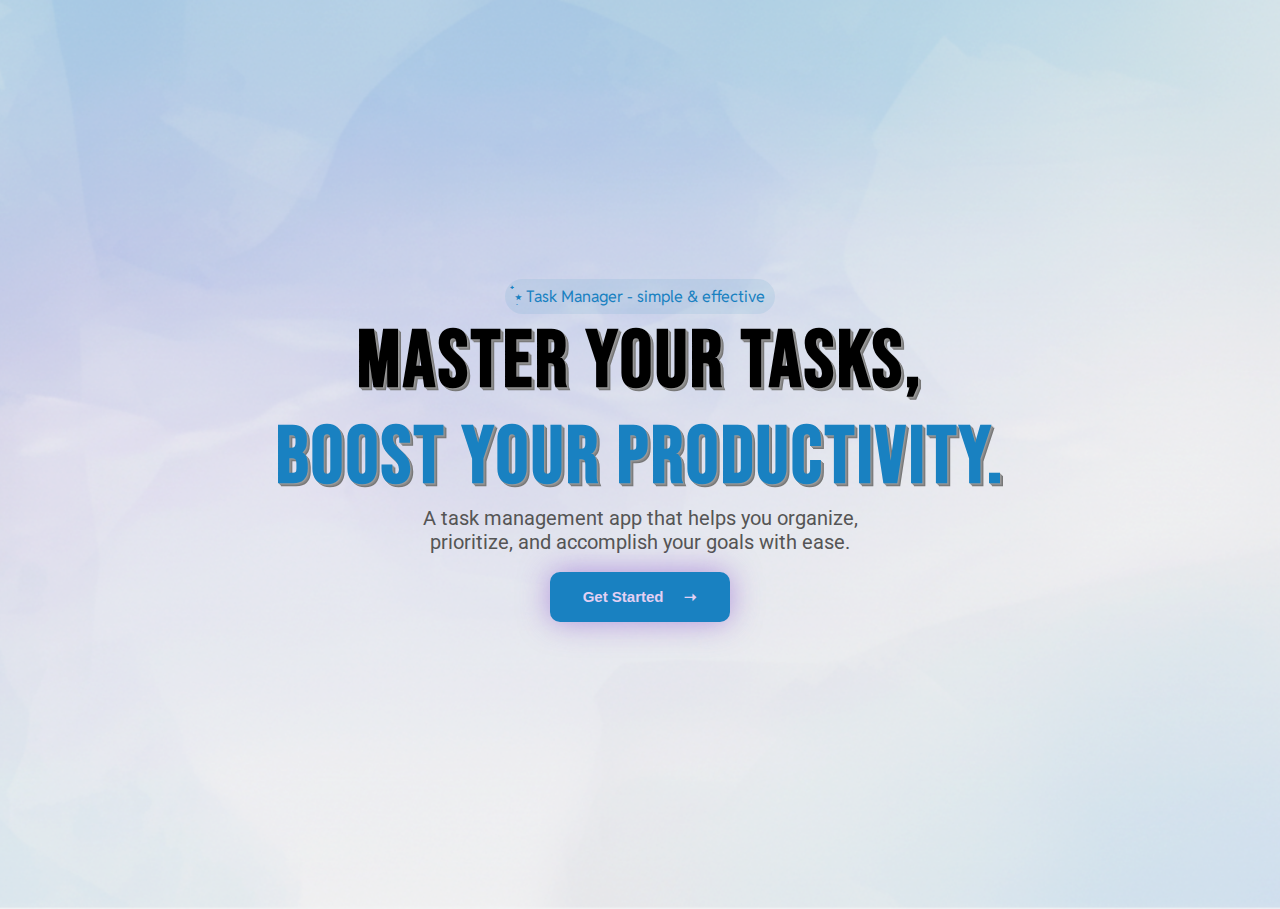
<file: index.html>
<!DOCTYPE html>
<html lang="en">

<head>
    <meta charset="UTF-8">
    <meta name="viewport" content="width=device-width, initial-scale=1.0">
    <title>Task Organizer</title>
    <link rel="preconnect" href="https://fonts.googleapis.com">
    <link rel="preconnect" href="https://fonts.gstatic.com" crossorigin>
    <link href="https://fonts.googleapis.com/css2?family=Bebas+Neue&family=Iceberg&family=Sekuya&family=Luckiest+Guy&family=Rammetto+One&family=Reddit+Sans:ital,wght@0,200..900;1,200..900&family=Roboto:ital,wght@0,100..900;1,100..900&display=swap" rel="stylesheet">

    <link rel="stylesheet" href="landing.css">
</head>

<body>
    <div class="cover appearCover"></div>
    <div class="content">
        <div class="title appearBar"> ๋࣭⭑ Task Manager - simple & effective </div>
        <h1 class="heading appear" id="head1">Master your tasks,</h1>
        <h1 class="heading appear" id="head2">Boost your productivity.</h1>

        <span class="subheading appear">
            A task management app that helps you organize,</span>
        <span class="subheading appear">prioritize, and accomplish your goals with ease. </span>
        <br>
        <button class="getStarted appear" onclick="location.href='dashboard.html'">Get Started &nbsp; &nbsp; ➝</button>
    </div>

    </div>




    <script>
        window.addEventListener("load", function () {
            this.document.querySelector(".cover").classList.add("show");
            document.querySelectorAll(".appear").forEach((el) => {
                el.classList.add("show");
            this.document.querySelector(".appearBar").classList.add("barShow")
            })
        })
    </script>
</body>

</html>
</file>
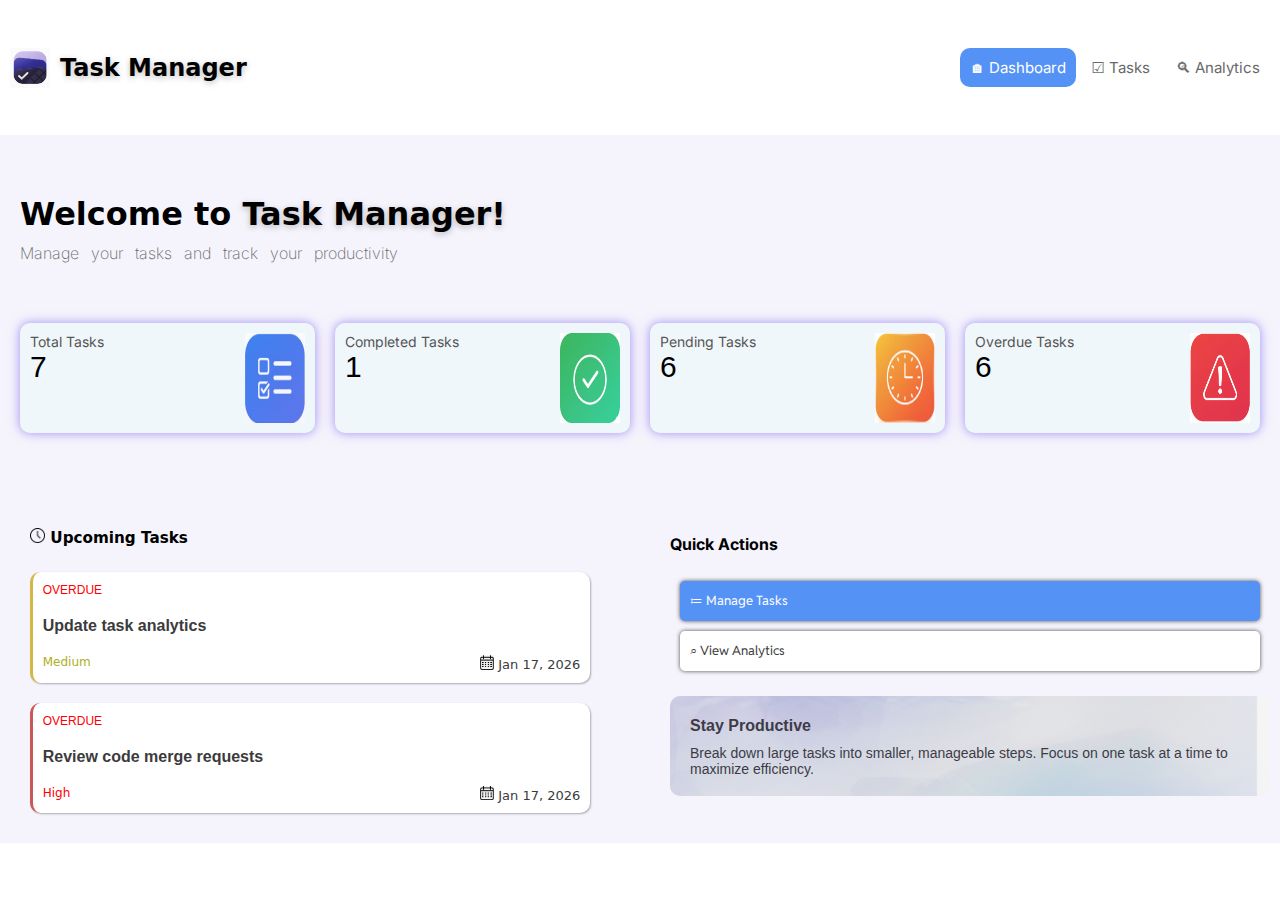
<file: dashboard.html>
<!DOCTYPE html>
<html lang="en">

<head>
    <meta charset="UTF-8">
    <meta name="viewport" content="width=device-width, initial-scale=1.0">
    <title>Dashboard</title>

    <link rel="preconnect" href="https://fonts.googleapis.com">
    <link rel="preconnect" href="https://fonts.gstatic.com" crossorigin>
    <link
        href="https://fonts.googleapis.com/css2?family=Cinzel:wght@400..900&family=Crimson+Text:ital,wght@0,400;0,600;0,700;1,400;1,600;1,700&family=Fira+Sans:ital,wght@0,100;0,200;0,300;0,400;0,500;0,600;0,700;0,800;0,900;1,100;1,200;1,300;1,400;1,500;1,600;1,700;1,800;1,900&family=Google+Sans:ital,opsz,wght@0,17..18,400..700;1,17..18,400..700&family=Josefin+Sans:ital,wght@0,100..700;1,100..700&family=Shadows+Into+Light&display=swap"
        rel="stylesheet">

    <link href="https://fonts.googleapis.com/css2?family=Inter:wght@400;500;600;700&display=swap" rel="stylesheet">
    <link href="https://fonts.googleapis.com/css2?family=Reddit+Sans:ital,wght@0,200..900;1,200..900&display=swap"
        rel="stylesheet">
    <link rel="stylesheet" href="app.css">
</head>

<body>
    <header>
        <nav class="navBar">
            <div class="logo">
                <img src="images/logo.png" width="40px">
                <h2><span class="task">Task</span><span class="manager"> Manager</span></h2>
            </div>

            <div class="btnsNavDiv">
                <button id="Dashboard" class="btnsNav Active">🏠︎ Dashboard</button>
                <button id="viewTasks" class="btnsNav">☑ Tasks</button>
                <button id="Analytics" class="btnsNav" onclick="location.href='analytics.html'">🔍︎ Analytics</button>

            </div>
        </nav>
    </header>
    <div class="cover2">
    <div class="headings appear">
        <h1> Welcome to <span class="manager">Task Manager!</span></h1>
        <h4>Manage your tasks and track your productivity</h4>
    </div>
    <div class="summary appear">
        <div class="card total">
            <div style="display: flex; flex-direction: column;">
                <div class="heading">Total Tasks</div>
                <span class="number" id="Total">0</span>
            </div>
            <img src="images/total.png" class="card-icon">
        </div>
        <div class="card completed">
            <div style="display: flex; flex-direction: column;">
                <div class="heading">Completed Tasks</div>
                <span class="number" id="Completed">0</span>

            </div>

            <img src="images/Complete.png" class="card-icon">
        </div>
        <div class="card pending">
            <div style="display: flex; flex-direction: column;">
                <div class="heading">Pending Tasks</div>
                <span class="number" id="Pending">0</span>
            </div>

            <img src="images/pending.png" class="card-icon">

        </div>
        <div class="card overdue">
            <div style="display: flex; flex-direction: column;">
                <div class="heading">Overdue Tasks</div>
                <div class="number" id="Overdue">0</div>
            </div>

            <img src="images/overdue.png" class="card-icon">
        </div>


        <div class="main">
            <div class="upcoming">
                <h3><img src="images/clock.png" width="15px"> Upcoming Tasks</h3>
                <div id="upcomingList" class="appear"></div>


            </div>
            <div class="other">
                <h4>Quick Actions</h4>
                <div class="action manage" onclick="location.href='Tasks.html'">≔ Manage Tasks</div>
                <div class="action" onclick="location.href='analytics.html'">⌕ View Analytics</div>
                <br>
                <div class="quote">
                    <h4>Stay Productive</h4>
                    <p>Break down large tasks into smaller, manageable steps. Focus on one task at a time to maximize
                        efficiency.</p>
                </div>
            </div>

        </div>
    </div>

</div>

    <script src="script.js"></script>
</body>

</html>
</file>
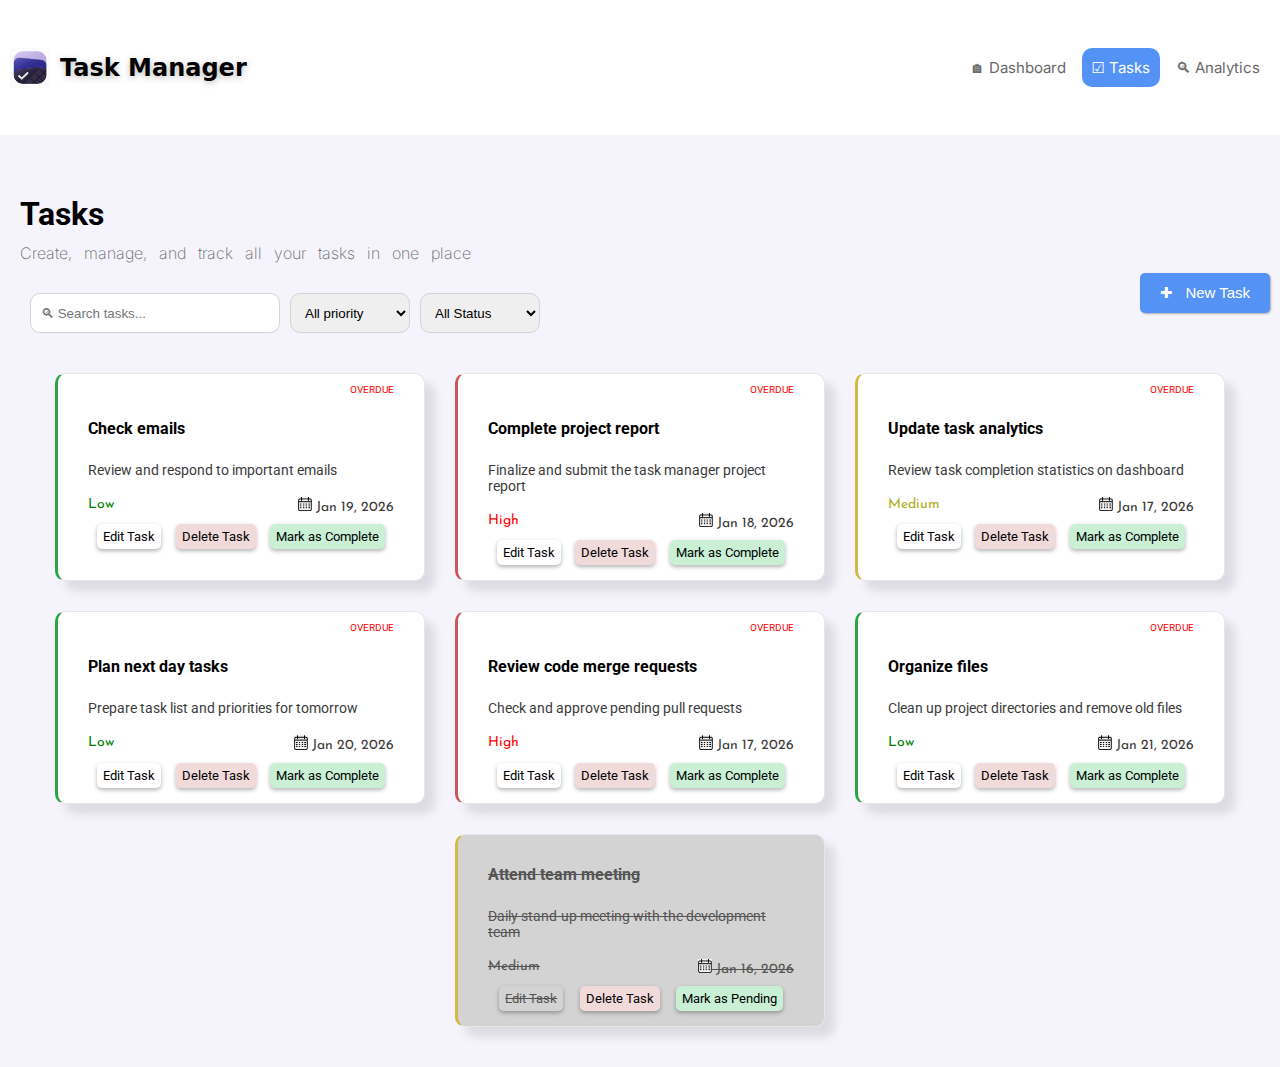
<file: Tasks.html>
<!DOCTYPE html>
<html lang="en">

<head>
    <meta charset="UTF-8">
    <meta name="viewport" content="width=device-width, initial-scale=1.0">
    <title>Document</title>
    <link rel="preconnect" href="https://fonts.googleapis.com">
    <link rel="preconnect" href="https://fonts.gstatic.com" crossorigin>
    <link
        href="https://fonts.googleapis.com/css2?family=Cinzel:wght@400..900&family=Crimson+Text:ital,wght@0,400;0,600;0,700;1,400;1,600;1,700&family=Fira+Sans:ital,wght@0,100;0,200;0,300;0,400;0,500;0,600;0,700;0,800;0,900;1,100;1,200;1,300;1,400;1,500;1,600;1,700;1,800;1,900&family=Google+Sans:ital,opsz,wght@0,17..18,400..700;1,17..18,400..700&family=Josefin+Sans:ital,wght@0,100..700;1,100..700&family=Shadows+Into+Light&display=swap"
        rel="stylesheet">

    <link href="https://fonts.googleapis.com/css2?family=Inter:wght@400;500;600;700&display=swap" rel="stylesheet">
    <link href="https://fonts.googleapis.com/css2?family=Reddit+Sans:ital,wght@0,200..900;1,200..900&display=swap"
        rel="stylesheet">

    <link
        href="https://fonts.googleapis.com/css2?family=Reddit+Sans:ital,wght@0,200..900;1,200..900&family=Roboto:ital,wght@0,100..900;1,100..900&display=swap"
        rel="stylesheet">

    <link rel="stylesheet" href="app.css">
    <link rel="stylesheet" href="tasks.css">
</head>

<body>
     <header>
        <nav class="navBar">
            <div class="logo">
                <img src="images/logo.png" width="40px">
                <h2><span class="task">Task</span><span class="manager"> Manager</span></h2>
            </div>

            <div class="btnsNavDiv">
                <button id="Dashboard" class="btnsNav">🏠︎ Dashboard</button>
                <button id="viewTasks" class="btnsNav Active">☑ Tasks</button>
                <button id="Analytics" class="btnsNav" onclick="location.href='analytics.html'">🔍︎ Analytics</button>
                
            </div>
        </nav>
    </header>
    <div class="cover2">
    <div class="headings appear">
        <h1>Tasks</h1>
        <h4>Create, manage, and track all your tasks in one place</h4>
    </div>

    <div class="flex">
        <div class="searchTools">
            <input type="search" id="search" name="search" placeholder="🔍︎ Search tasks...">
            <select name='prior' class="dropdown" id="prior">
                <option value="All priority" selected>All priority</option>
                <option value="Low">Low</option>
                <option value="Medium">Medium</option>
                <option value="High">High</option>

            </select>
            <select name='status' class="dropdown" id="statusFilter">
                <option value="All Status" selected>All Status</option>
                <option value="Pending">Pending</option>
                <option value="Completed">Completed</option>

            </select>
        </div>

        <button id="addTask">✚ &nbsp New Task</button>

    </div>


    <div class="modal-container appear" id="modal-container">
        <div class="modal" id="modal">
            <button type="button" id="closebtn">╳</button>
            <h2 style="align-self: center;" class="formHeading">Add Task Form</h2>
            <form id="addTaskForm">
                <label for="title">Title</label>
                <input type="text" id="title" name="title" required>
                <label for="description">Description</label>
                <textarea name="description" id="description" rows="5"></textarea>

                <div class="radio-buttons">
                    <div style="display: flex; flex-direction: column;  gap: 10px;">
                        <label>Priority</label>
                        <select name='prior' class="dropdown" id="priorityForm" style="width: 165px" ;>
                            <option id="LowOp" value="Low">Low</option>
                            <option id="MedOp" value="Medium">Medium</option>
                            <option id="HighOp" value="High">High</option>

                        </select>
                    </div>
                    <div style="display: flex; flex-direction: column; gap: 10px;">
                        <label>Status</label>

                        <select name='status' class="dropdown" id="statusForm" style="width: 165px;">
                            <option id="pendingOp" value="Pending">Pending</option>
                            <option id="CompletedOp" value="Completed">Completed</option>

                        </select>
                    </div>
                </div>
                <label for="dueDate">Due Date</label>
                <input type="date" id="dueDate" name="dueDate">
                <br>
                <div class="btnsDiv">
                    <button type="submit" id="submitButton" class="button">Create Task</button>
                    <button type="reset" id="resetButton" class="button">Reset</button>
                </div>


            </form>

        </div>
    </div>
    <div id="taskList" class="appear"></div>
</div>

   
    <script src="Tasks.js"></script>
</body>

</html>
</file>
<file: landing.css>
*{
    padding: 0%;
    margin: 0;
   }
.appearCover{
    opacity: 0;
    transition: opacity 1s ease-out;
}

.appear{
    opacity: 0;
    transform: translateY(30px);
    transition: opacity 0.6s ease-out, transform 0.7s ease-out;

}
.appearBar{
     opacity: 0;
     transform: scale(0.5);
  transition: 
    opacity 0.4s ease-out,
    transform 0.4s ease-out;
}

.barShow{
    opacity: 1;
    transform: scale(1);
}
.appear.show{
    opacity: 1;
    transform: translateY(0);
}
.cover.show{
    opacity: 0.6;
}
.cover{
    background-image: url(images/background.png);
    z-index: -4;
}


.cover, .content{
    background-position: center;
    background-repeat: no-repeat;
    position: absolute;
    height: 101vh;
    width: 100%;
    box-sizing: border-box;
    background-size: cover;
    
}

.content{
    display: flex;
    justify-content: center;
    align-items: center;
    flex-direction: column;
    align-content: center;
    width: 100%;
    height: 100%;
    gap: 0px;
    z-index: 1;
    padding: 20px;
}


.title{
    background-color: rgba(25, 129, 193, 0.091);
    font-family: 'Reddit Sans','Segoe UI', Tahoma, Geneva, Verdana, sans-serif;
    color: rgb(25, 129, 193);
    padding: 5px 10px;
    border-radius: 30px;
}
.heading{
    font-family: "bebas neue";
    font-size: 5rem;
    padding: 0px;
    letter-spacing: 3px;
    text-shadow:  1px 1px 0 #999,
  2px 2px 0 #888,
  3px 3px 0 #777;
}

.subheading{
    font-family:'Roboto','Courier New', Courier, monospace;
    margin-top: 0px;
    color: #555;
    font-size: 20px;
}

#head1{
   color: black;
}
#head2{
     color: rgb(25, 129, 193);
}
.getStarted{
    border: none;
    width: 180px;
    min-height: 50px ;
    border-radius: 10px;
    font-family: 'Lucida Sans Unicode', 'Lucida Grande', 'Lucida Sans', Arial, sans-serif;
    font-weight: bold;
    background-color: rgb(25, 129, 193);
    color: rgb(226, 208, 243);
    box-shadow: 0 0 30px rgba(120, 60, 200, 0.5);
     cursor: pointer;
     transition: box-shadow 0.3s ease, transform 1s ease;
     font-size: 15px;
}

.getStarted:hover{
    box-shadow: 0 0 50px rgba(120, 60, 200, 0.6);
    transform: scale(1.05);
}

.bar{
    width: 100%;
    height: 50px;
    background-color: rgba(0, 0, 0, 0.3);
    position: fixed;
}
</file>
<file: app.css>
.appear{
    opacity: 0;
    transform: translateY(20px);
    transition: opacity 0.6s ease-out, transform 0.6s ease-out;
}
body{
    margin: 0;
}

.cover2{
      background-color: rgb(245, 244, 252);
    width: 100%;
    min-height: 50vh; 
    padding: 20px 10px; 
    box-sizing: border-box;
    position: relative; 
}

.cover{
    background-image: url(images/background4.png);
    z-index: -4;
    background-position: center;
    background-repeat: no-repeat;
    position: absolute;
    box-sizing: border-box;
    background-size: cover;
    
}
.show{
    opacity: 1;
    transform: translateY(0px);
}
.navBar {
    display: flex;
    width: 100%;
    height: 15vh;
    justify-content: space-between;
    align-items:center;
    padding: 10px;
    box-sizing: border-box;
    flex-wrap: wrap;
    
}

.logo {
    display: flex;
    align-items: center;
    column-gap: 10px;
    
}

.task,
.manager {
    font-family: system-ui, -apple-system, BlinkMacSystemFont, 'Segoe UI', Roboto, Oxygen, Ubuntu, Cantarell, 'Open Sans', 'Helvetica Neue', sans-serif;
    text-shadow:   0 2px 6px rgba(0, 0, 0, 0.25),
    0 0 12px rgba(255, 255, 255, 0.35);
}

.manager {
    color: black
}
.headings {
    font-family: "Roboto",  system-ui, -apple-system, BlinkMacSystemFont, 'Segoe UI', Roboto, Oxygen, Ubuntu, Cantarell, 'Open Sans', 'Helvetica Neue', sans-serif;
    margin-top: 40px;

}

.headings h4,
h1 {
    margin: 10px;
}

.headings h4 {
    color: dimgray;
    font-weight: 200;
    font-family: 'Inter', system-ui, -apple-system, BlinkMacSystemFont, sans-serif;
    word-spacing: 8px;
}

.summary {
    display: flex;
    justify-content: space-evenly;
    margin-top: 50px;
    flex-wrap: wrap;
}

.card {
    display: flex;
      flex: 1 1 200px;
    max-width: 30%;
    margin: 10px;
    height: 10vh;
    padding: 10px;
    border-radius: 10px;
    justify-content: space-between;
    box-shadow: 0px 0px 6px rgba(153, 161, 252, 0.4),
    0px 0px 12px rgba(129, 81, 243, 0.5);
    transition: transform 0.2s;
    background-color: rgb(240, 247, 250);
}


.card:hover {
    transform: translateY(-5px);
    box-shadow: 2px 10px 6px rgba(0, 0, 0,0.3);;
}

.heading {
    font-family: 'Inter', system-ui, -apple-system, BlinkMacSystemFont, sans-serif;
    display: flex;
    justify-content: space-between;
    font-size: 14px;
    color: #555;

}

.number {
    font-family: 'Franklin Gothic Medium', 'Arial Narrow', Arial, sans-serif;
    font-size: 30px;

}

.card-icon {
    width: 60px;
    margin-left: auto;
}

.title{
    margin: 20px 0px;
    display: flex;
    justify-content: space-between;
    font-size:16px;
    font-family:"Roboto",'Segoe UI', Tahoma, Geneva, Verdana, sans-serif;
}

.duePri{
    margin-top: 15px;
    display: flex;
    gap: 10px;
    justify-content: space-between;
}

.dueDate{
    color: #3c3b3b;
}
.calendar{
    width: 14px;
}
.taskCard.high-pri, .upcomingTask.high-pri{
    border-left: 3px solid rgb(202, 88, 88);
}

.taskCard.medium-pri, .upcomingTask.medium-pri{
     border-left: 3px solid rgb(212, 184, 69);
}

.taskCard.low-pri,.upcomingTask.low-pri{
     border-left: 3px solid rgb(45, 165, 69);
}

.flex{
    display: flex;
    justify-content: space-between;
}

.btnsNavDiv{
    display:flex;
    justify-content: space-evenly;
    gap: 6px;
}

.btnsNav{
    border: none;
    padding: 10px;
    width: auto;
    border-radius: 10px;
    font-family:  'Inter', system-ui, -apple-system, BlinkMacSystemFont, sans-serif;
    font-size: 15px;
    box-sizing: content-box;
    background-color: white;
    color:dimgrey
}

.Active{
    background-color:rgb(85, 146, 246);
    color: white;
}


#Dashboard:hover, #Analytics:hover, #viewTasks:hover{
    cursor: pointer;
      color: black;
}

.main{
    display: grid;
    grid-template-columns: 1fr 1fr;
    width: 100%;
    margin-top: 70px;
    gap: 60px;
}

.upcoming{
     font-size: 13px;
    display: flex;
    flex-direction: column;
    padding: 0px 20px;
     font-family: 'Roboto',system-ui, -apple-system, BlinkMacSystemFont, 'Segoe UI', Roboto, Oxygen, Ubuntu, Cantarell, 'Open Sans', 'Helvetica Neue', sans-serif;
}

.upcoming span{
    font-size: 12px;
}

.other{
    display: flex;
    flex-direction: column;
    font-family: 'Inter',system-ui, -apple-system, BlinkMacSystemFont, 'Segoe UI', Roboto, Oxygen, Ubuntu, Cantarell, 'Open Sans', 'Helvetica Neue', sans-serif;

}

.action{
    height: 30px;
    padding: 5px 10px;
    display: flex;
    align-items: center;
    margin: 5px 10px;
    border-radius: 5px;
     font-family: 'Reddit Sans', system-ui, -apple-system, BlinkMacSystemFont, sans-serif;
     font-size: 13px;
     box-shadow: 0px 0px 4px rgba(0, 0, 0, 0.7);
     transition: transform 0.3s ease;
     color: #3c3b3b;
     background-color: white;
}

.action:hover{
     background-color: rgb(85, 146, 246);
    color: white;
    transform: translateY(-3px);
    cursor: pointer;
}



#upcomingList{
    display: flex;
    flex-direction: column;
    justify-content: center;
    align-items: center;
    color: #3c3b3b;
}

.upcomingTask{
    min-height: 70px;
    box-shadow: 1px 1px 2px rgba(0, 0, 0, 0.3);
    border: none;
    padding: 10px;
    border-radius: 10px;
    margin: 10px 10px;
    width: 96%;
    background-color: white;
}

.priority.high{
    color: red;
}

.priority.med{
    color: rgb(174, 174, 36);
}

.priority.low{
    color: green;
}


.action.manage{
    background-color: rgb(85, 146, 246) ;
    color: white;
}

.overdueAlert{
    color: red;
    align-self: flex-end;
    padding: 0px;
    margin: 0px;
    font-family: 'Roboto','Segoe UI', Tahoma, Geneva, Verdana, sans-serif;
    font-size: 10px;
}

.quote p{
    font-size: 14px;
    margin-top: 0px;
}

.quote h4{
     margin-bottom: 10px;
}
.quote{
    background: url(images/background3.png);
    background-position: center;
    background-repeat: no-repeat;
    box-sizing: border-box;
    background-size: cover;
    border-radius: 10px;
    padding: 0px 20px 5px 20px;
    box-sizing: content-box;
    align-self: center;
    color: rgb(61, 59, 70);
    font-family: 'Roboto','Segoe UI', Tahoma, Geneva, Verdana, sans-serif;
}
</file>
<file: tasks.css>
#search{
    width: 100%;
    max-width: 250px;
}

.dropdown{
     width: 100%;
    max-width: 120px;
}
#search, .dropdown{
    height: 40px;
    border-radius: 10px;
    border: 1px solid #d4d3d3;
    padding: 10px;
}
.searchTools{
    padding: 10px;
    margin: 10px;
    display: flex;
    gap: 10px;
    flex-wrap: wrap;
    width: 100%;
}


#addTask {
   background-color:rgb(85, 146, 246);
     height: 40px;
    border-radius: 5px;
    border: none;
    padding: 10px;
    min-width: 130px;
    color: white;
    font-size: 15px;
    transition: transform 0.2s;
    box-shadow: 1px 1px 2px rgba(0, 0, 0, 0.3);
}

#addTask:hover{
    background-color: rgb(42, 70, 114);;
}


#taskList{
    display: flex;
    justify-content: space-evenly;
    flex-wrap: wrap;
    width: 96%;
    min-width: 150px;
    margin: auto;
    row-gap: 10px;
    padding: 10px;
}

.taskCard{
    width: 370px;
    display: flex;
    flex-direction: column;
    border: 1px solid rgb(235, 228, 228);
    box-shadow: 10px 10px 10px rgba(0, 0, 0, 0.1);
    box-sizing: border-box;
    padding: 10px 30px;
    min-height: 150px;
    border-radius: 10px;
    gap:4px;
    font-family: "Josefin Sans",'Segoe UI', Tahoma, Geneva, Verdana, sans-serif;
    font-size: 14px;
    margin: 10px;
    transition: transform 0.3s;
    background-color: white;
}

.taskCard:hover{
    transform: translateY(-6px);
}


.description{
    font-size: 14px;
    color: #3c3b3b;
     font-family: "Roboto";

}


#addTaskForm{
    display: flex;
    flex-direction: column;
    grid-template-columns: 1fr 3fr;
    row-gap: 10px;
    margin: 20px;
}
label{
    font-family: 'Reddit Sans',Georgia, 'Times New Roman', Times, serif;

}
.btnsDiv{
    display:flex;
    justify-content: space-evenly;
}
.button{
    box-shadow: 0px 2px 6px rgba(0, 0, 0, 0.5) ;
    justify-self: center;
    width: 40%;
    height: 30px;
    border: none;
    border-radius: 10px;
    font-family: 'Inter','Segoe UI', Tahoma, Geneva, Verdana, sans-serif;
}

#submitButton{
    background-color: rgb(85, 146, 246);
    color: white;
}

.modal-container{
    position: fixed;
    top: 0px;
    left: 0px;
    background-color: rgba(0, 0, 0, 0.5);
    height: 100%;
    width: 100%;
    display: none;
    justify-content: center;
    align-items: center;
    z-index: 1000;
}

.modal{
    background-color: white;
    min-width:  30%;
    min-height: 60%;
    
    display: none;
    flex-direction: column;
    box-shadow: 0px 2px 4px rgba(0, 0, 0, 0.5);
    border-radius: 10px;
}

.radio-buttons{
    display: flex;
    justify-content: space-between;
}
#closebtn{
    align-self: flex-end;
    margin-top: 0;
    font-weight: bold;
}

.formHeading{
    font-family: 'Reddit Sans','Segoe UI', Tahoma, Geneva, Verdana, sans-serif;
    font-weight:bolder;
}

input, textarea{
    border: 1px solid #c3bdbd;
    border-radius: 5px;
}

input{
    height: 30px;

}


.editBtn{
    background-color: rgb(255, 255, 255);
}

.deleteBtn{
    background-color: rgb(241, 218, 218);
}

.markComplete{
    background-color: rgb(201, 240, 213);
}


.btns{
    height: 25px;
    border-radius: 5px;
    font-family: "Roboto";
    border: none;
    margin:5px;
    box-shadow: 0 2px 4px rgba(0, 0, 0, 0.3);
    transition: transform 0.2s;
}

.btns:hover, #addTask:hover{
    transform: translateY(-5px);
}

.completedTask .title, .completedTask .description, .completedTask .priority,.completedTask .dueDate,.completedTask .editBtn{

    text-decoration: line-through;
    color: #555
}

.completedTask, .completedTask .editBtn{
    background-color:lightgrey;
}
</file>
